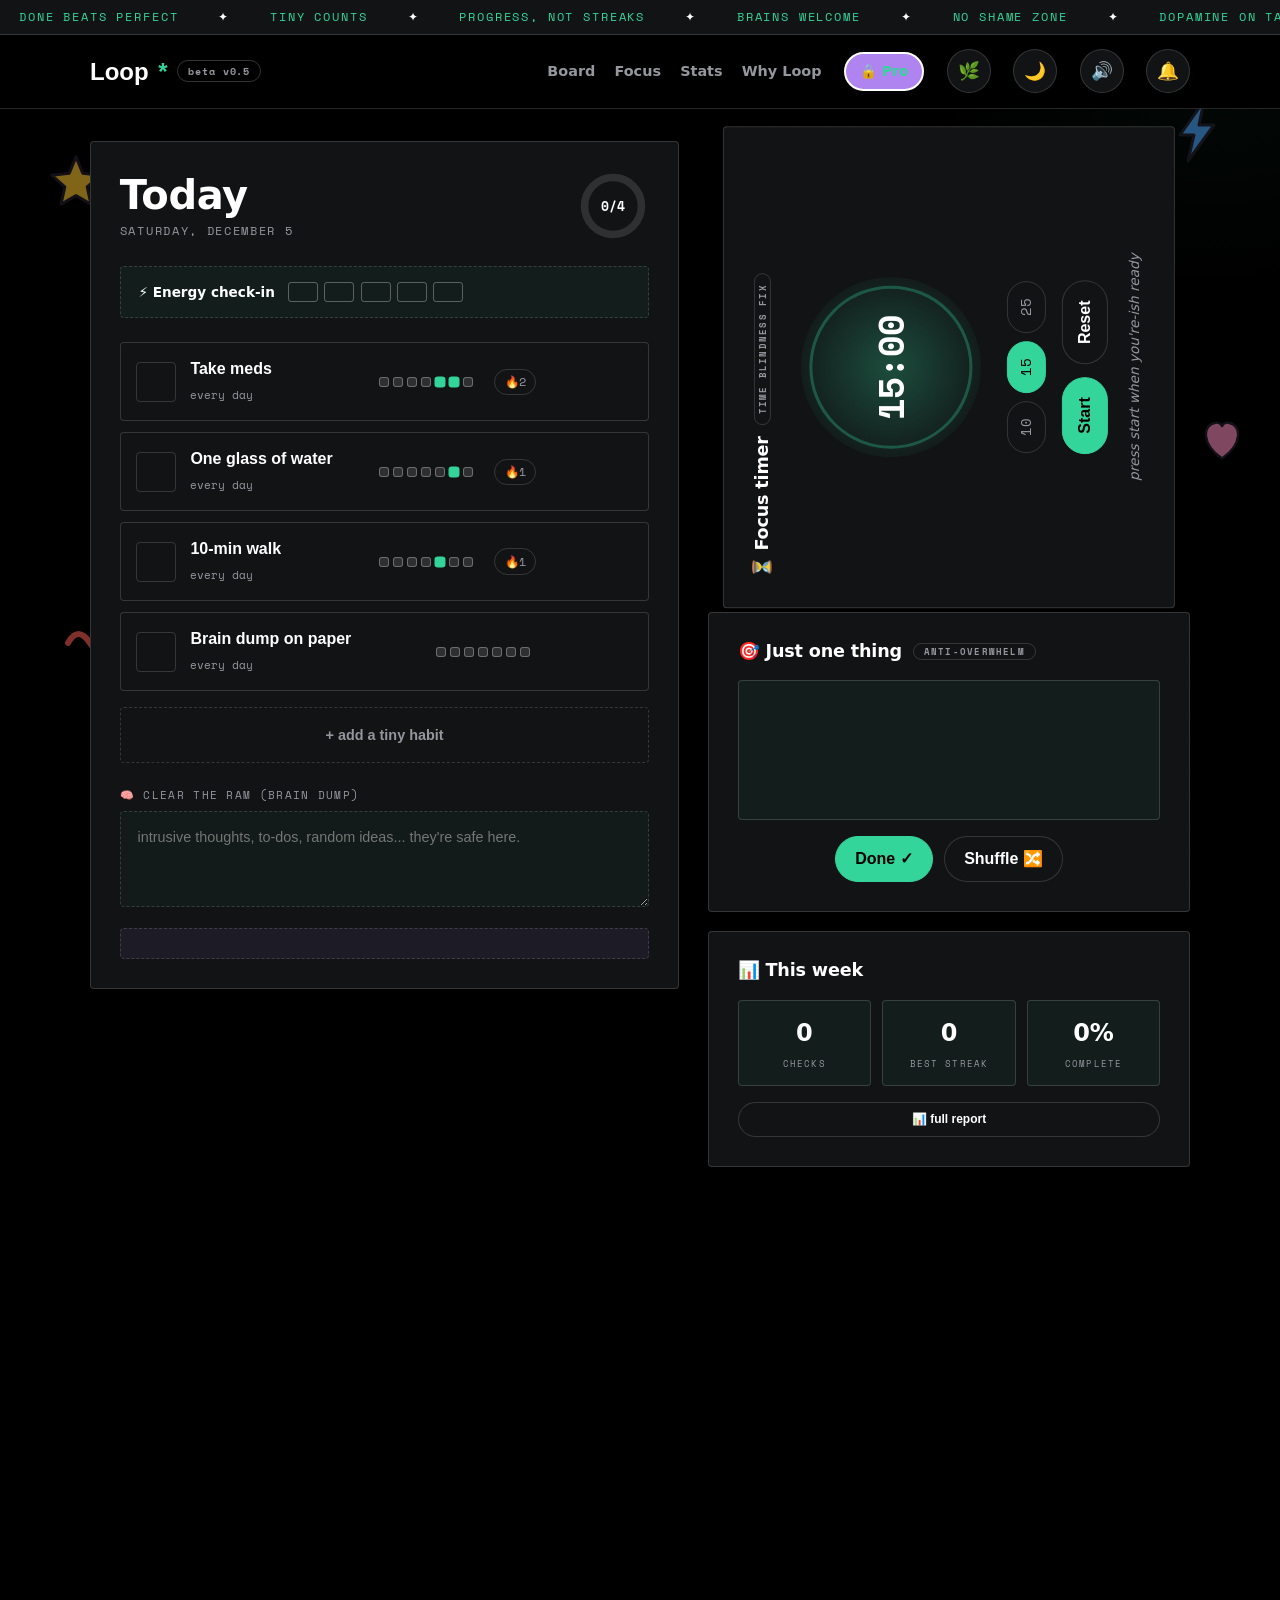
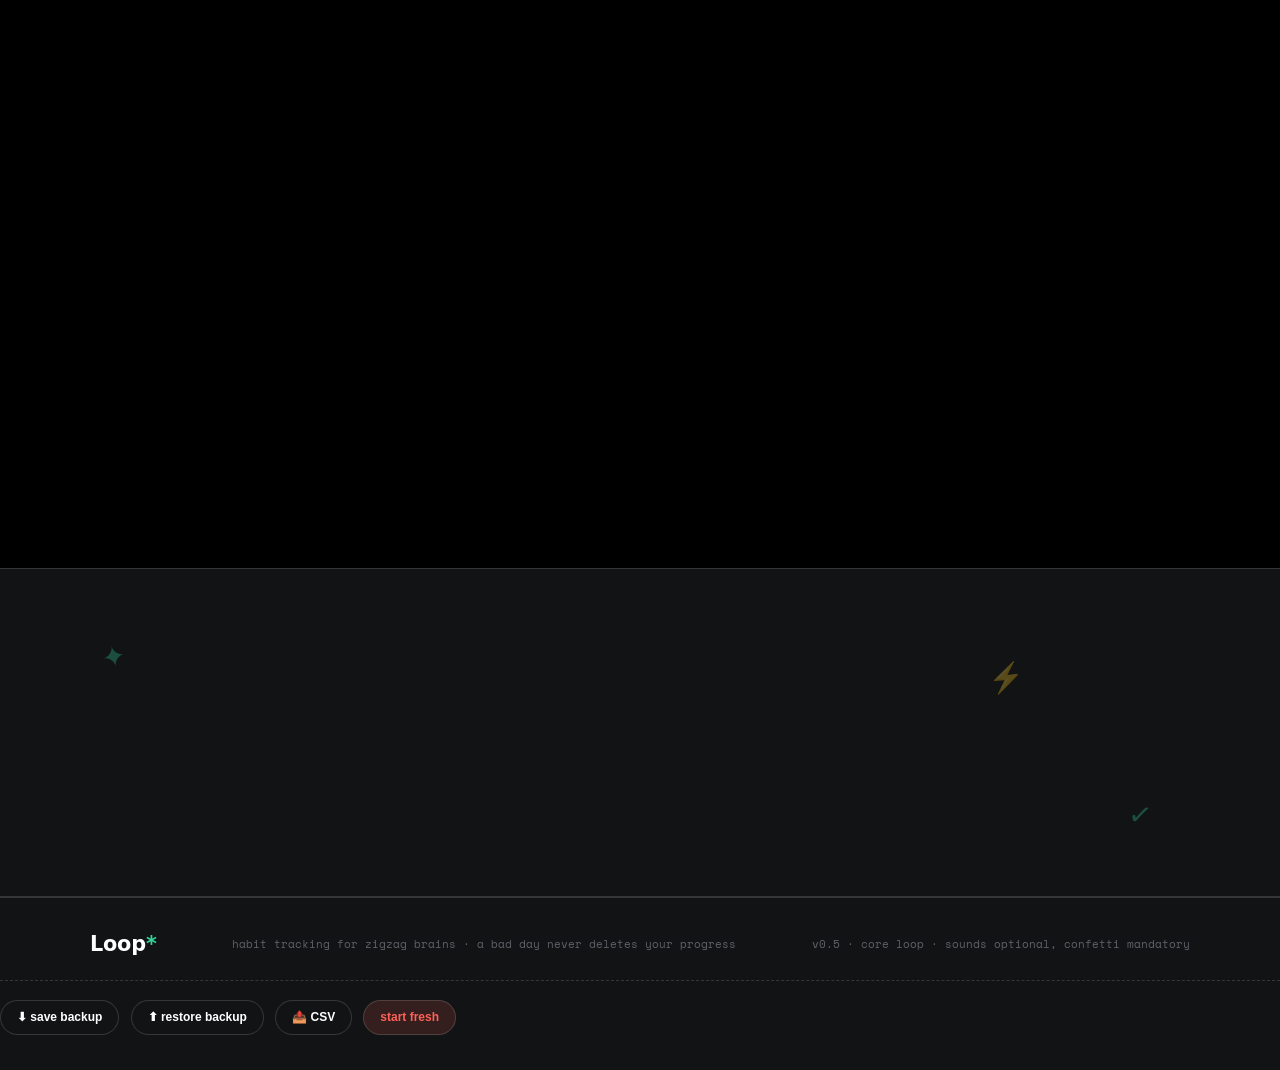
<file: index.html>
<!DOCTYPE html>
<html lang="en">
<head>
  <meta charset="UTF-8">
  <meta name="viewport" content="width=device-width, initial-scale=1.0">
  <meta name="theme-color" content="#FFF9EC">
  <title>Loop* — the ADHD-friendly habit tracker</title>
  <meta name="description" content="Forgiving streaks, visible timers, dopamine on tap. A habit tracker built for brains that zigzag.">
  <link rel="preconnect" href="https://fonts.googleapis.com">
  <link rel="preconnect" href="https://fonts.gstatic.com" crossorigin>
  <link href="https://fonts.googleapis.com/css2?family=Bricolage+Grotesque:opsz,wght@12..96,300..800&family=Atkinson+Hyperlegible:ital,wght@0,400;0,700;1,400&family=Space+Mono:wght@400;700&display=swap" rel="stylesheet">
  <link rel="stylesheet" href="css/base.css">
  <link rel="stylesheet" href="css/app.css">
  <link rel="stylesheet" href="css/site.css">
  <link rel="stylesheet" href="css/theme.css">
  <link rel="stylesheet" href="css/mobile.css">
  <link rel="stylesheet" href="css/pro.css">
  <link rel="stylesheet" href="css/stats.css">
  <link rel="manifest" href="manifest.json">
  <link rel="icon" href="favicon.ico">
  <link rel="icon" type="image/svg+xml" href="icons/icon.svg">
  <script>
    try{ const t = JSON.parse(localStorage.getItem('loop.state.v1')).theme;
      if(t === 'night' || t === 'dusk') document.documentElement.setAttribute('data-theme', t); }catch(e){}
  </script>
</head>
<body>

  <!-- ambient floating stickers -->
  <div class="ambient" aria-hidden="true">
    <svg class="sticker st1" width="62" height="62" viewBox="0 0 64 64"><path d="M32 4l7 17 18 2-13.5 12 4 18L32 44l-15.5 9 4-18L7 23l18-2z" fill="#FFC933" stroke="#272130" stroke-width="3" stroke-linejoin="round"/></svg>
    <svg class="sticker st2" width="48" height="66" viewBox="0 0 48 66"><path d="M30 2 L6 36 h14 l-6 26 26-36 h-15 z" fill="#4FA6FF" stroke="#272130" stroke-width="3" stroke-linejoin="round"/></svg>
    <svg class="sticker st3" width="96" height="34" viewBox="0 0 96 34"><path d="M4 20 q10 -18 22 0 t22 0 t22 0 t22 0" fill="none" stroke="#FF6157" stroke-width="6" stroke-linecap="round"/></svg>
    <svg class="sticker st4" width="56" height="56" viewBox="0 0 64 64"><circle cx="32" cy="32" r="27" fill="#1FBE9C" stroke="#272130" stroke-width="3"/><circle cx="23" cy="27" r="3.5" fill="#272130"/><circle cx="41" cy="27" r="3.5" fill="#272130"/><path d="M21 39 q11 10 22 0" fill="none" stroke="#272130" stroke-width="3.5" stroke-linecap="round"/></svg>
    <svg class="sticker st5" width="52" height="50" viewBox="0 0 64 60"><path d="M32 54 C 6 36 8 12 24 10 c6 -1 8 4 8 4 s2 -5 8 -4 c16 2 18 26 -8 44z" fill="#FF8FC0" stroke="#272130" stroke-width="3" stroke-linejoin="round"/></svg>
    <div class="big-ring r-a"></div>
    <div class="big-ring r-b"></div>
  </div>

  <!-- affirmations ticker -->
  <div class="ticker" aria-hidden="true">
    <div class="ticker-track">
      <div class="half"><i>done beats perfect</i><b>✦</b><i>tiny counts</i><b>✦</b><i>progress, not streaks</i><b>✦</b><i>brains welcome</i><b>✦</b><i>no shame zone</i><b>✦</b><i>dopamine on tap</i><b>✦</b></div>
      <div class="half"><i>done beats perfect</i><b>✦</b><i>tiny counts</i><b>✦</b><i>progress, not streaks</i><b>✦</b><i>brains welcome</i><b>✦</b><i>no shame zone</i><b>✦</b><i>dopamine on tap</i><b>✦</b></div>
    </div>
  </div>

  <header class="topbar">
    <div class="container">
      <a class="logo" href="#app">Loop<span class="spark">*</span> <span class="pill">beta v0.5</span></a>
      <nav class="topnav">
        <a href="#app">Board</a>
        <a href="#focus">Focus</a>
        <a href="stats.html">Stats</a>
        <a href="#why">Why Loop</a>
      </nav>
        <button id="installBtn" class="icon-btn" hidden title="install Loop on this device">📲</button>
        <button id="proBtn" class="pro-btn" data-open-pro title="Loop Pro — $5 once">🔒 Pro</button>
        <button id="calmBtn" class="icon-btn" aria-pressed="false" title="calm mode — hides motion & decorations">🌿</button>
        <button id="themeBtn" class="icon-btn" title="switch day / night">🌙</button>
        <button id="soundBtn" class="icon-btn" aria-pressed="true" title="toggle sounds">🔊</button>
        <button id="reminderBtn" class="icon-btn" aria-pressed="false" title="set reminders">🔔</button>
    </div>
  </header>

  <main>
    <!-- ══════════ THE APP ══════════ -->
    <section class="container bento-grid" id="app">

      <!-- ===== LEFT COLUMN: Habits + Brain Dump ===== -->
      <section class="bento-col habits-col">
        
        <section class="panel today" id="todayPanel">
          <div class="today-head">
            <div>
              <h1>Today</h1>
              <p class="today-date" id="todayDate"></p>
            </div>
            <div class="ring-wrap" title="today's progress">
              <svg class="ring" viewBox="0 0 76 76">
                <circle class="bg" cx="38" cy="38" r="30"/>
                <circle class="fg" id="ringFg" cx="38" cy="38" r="30"/>
              </svg>
              <span class="ring-label" id="ringLabel">0/0</span>
            </div>
          </div>

          <div class="battery">
            <span class="battery-label">⚡ Energy check-in</span>
            <div class="battery-cells" id="batteryCells">
              <button class="bcell" aria-label="energy 1 of 5"></button>
              <button class="bcell" aria-label="energy 2 of 5"></button>
              <button class="bcell" aria-label="energy 3 of 5"></button>
              <button class="bcell" aria-label="energy 4 of 5"></button>
              <button class="bcell" aria-label="energy 5 of 5"></button>
            </div>
            <span class="battery-note" id="batteryNote"></span>
          </div>

          <ul class="habit-list" id="habitList"></ul>
          <button id="addBtn" class="add-row">+ add a tiny habit</button>
          <button id="archiveBtn" class="archive-toggle" hidden>🗄 archive (0)</button>
          <div class="brain-dump">
            <label for="brainDump" class="bd-label">🧠 clear the RAM (brain dump)</label>
            <textarea id="brainDump" rows="3" placeholder="intrusive thoughts, to-dos, random ideas... they're safe here."></textarea>
          </div>
          <div id="archiveTray" class="archive-tray" hidden></div>
          <div id="doneBanner" class="done-banner" hidden></div>
        </section>

      </section>

      <!-- ===== RIGHT COLUMN: Timer Orb + Stats Widgets ===== -->
      <section class="bento-col widgets-col">

        <!-- Timer Orb - Centerpiece -->
        <section class="panel timer-orb" id="focus">
          <h2>⏳ Focus timer <span class="chip">time blindness fix</span></h2>
          <div class="timer-body">
            <div class="timer-orb-wrap">
              <svg class="timer-orb" viewBox="0 0 200 200">
                <defs>
                  <radialGradient id="orbGrad" cx="50%" cy="50%" r="50%">
                    <stop offset="0%" style="stop-color:var(--mint);stop-opacity:0.3"/>
                    <stop offset="100%" style="stop-color:var(--mint);stop-opacity:0.05"/>
                  </radialGradient>
                </defs>
                <circle class="orb-bg" cx="100" cy="100" r="90" fill="url(#orbGrad)"/>
                <circle class="orb-ring" cx="100" cy="100" r="80" stroke="var(--mint)" stroke-width="3" fill="none" opacity="0.3"/>
                <circle class="orb-fg" id="tOrb" cx="100" cy="100" r="70" stroke="var(--mint)" stroke-width="8" fill="none" stroke-linecap="round"/>
              </svg>
              <span class="timer-digits" id="tDigits">15:00</span>
            </div>
            <div class="timer-presets">
              <button class="preset" data-min="10">10</button>
              <button class="preset active" data-min="15">15</button>
              <button class="preset" data-min="25">25</button>
            </div>
            <div class="timer-controls">
              <button class="btn btn-primary" id="tStart">Start</button>
              <button class="btn" id="tReset">Reset</button>
            </div>
            <p class="whisper" id="tWhisper">press start when you're-ish ready</p>
          </div>
        </section>

        <!-- Spotlight Widget -->
        <section class="panel spotlight-widget">
          <h2>🎯 Just one thing <span class="chip">anti-overwhelm</span></h2>
          <div class="spot-card" id="spotCard"></div>
          <div class="spot-actions">
            <button class="btn btn-primary" id="spotDone">Done ✓</button>
            <button class="btn" id="spotShuffle">Shuffle 🔀</button>
          </div>
        </section>

        <!-- Week Stats Widget -->
        <section class="panel week-stats">
          <h2>📊 This week</h2>
          <div class="week-stats-grid">
            <div class="mini-stat">
              <span class="mini-stat-value" id="weekChecks">0</span>
              <span class="mini-stat-label">checks</span>
            </div>
            <div class="mini-stat">
              <span class="mini-stat-value" id="weekStreak">0</span>
              <span class="mini-stat-label">best streak</span>
            </div>
            <div class="mini-stat">
              <span class="mini-stat-value" id="weekPct">0%</span>
              <span class="mini-stat-label">complete</span>
            </div>
          </div>
          <a class="btn mini report-btn" href="stats.html">📊 full report</a>
        </section>

      </section>
    </section>

    <!-- ══════════ WHY LOOP ══════════ -->
    <section id="why" class="rules">
      <div class="container">
        <span class="kicker reveal">the loop method</span>
        <h2 class="section-title reveal">House rules for brains that
          <span class="u">zigzag<svg viewBox="0 0 120 10" preserveAspectRatio="none" aria-hidden="true"><path d="M2 7 q10 -8 20 0 t20 0 t20 0 t20 0 t20 0" fill="none" stroke="#FF6157" stroke-width="4" stroke-linecap="round"/></svg></span>
        </h2>

        <div class="rule reveal" style="--acc:var(--coral)">
          <span class="rule-num">01</span>
          <div><h3>Streaks that forgive</h3><p>Missed a day? One built-in grace day keeps your flame alive. Momentum over perfection, always — shame is not a retention strategy.</p></div>
          <span class="rule-tag">#no-shame</span>
        </div>
        <div class="rule reveal" style="--acc:var(--sun)">
          <span class="rule-num">02</span>
          <div><h3>Make it stupidly small</h3><p>"Open the notebook" counts. Habits here are sized for low-spoon days, because the bar you clear is the bar that works.</p></div>
          <span class="rule-tag">#tiny-wins</span>
        </div>
        <div class="rule reveal" style="--acc:var(--mint)">
          <span class="rule-num">03</span>
          <div><h3>Dopamine on tap</h3><p>Confetti, chimes, streak flames, satisfying pops. Instant feedback isn't decoration — for an ADHD brain it's the medicine.</p></div>
          <span class="rule-tag">#rewards</span>
        </div>
        <div class="rule reveal" style="--acc:var(--sky)">
          <span class="rule-num">04</span>
          <div><h3>Time you can actually see</h3><p>Ring timers turn invisible minutes into a shape your brain can hold. Short sprints beat vague "I'll do it later" every time.</p></div>
          <span class="rule-tag">#time-blindness</span>
        </div>
        <div class="rule reveal" style="--acc:var(--grape)">
          <span class="rule-num">05</span>
          <div><h3>Your data never leaves</h3><p>Everything lives in your browser via localStorage. No account, no cloud, no guilt-trip push notifications at 9pm.</p></div>
          <span class="rule-tag">#local-first</span>
        </div>
      </div>
    </section>

    <!-- ══════════ CTA ══════════ -->
    <section class="cta">
      <span class="deco d1" aria-hidden="true">✦</span>
      <span class="deco d2" aria-hidden="true">✓</span>
      <span class="deco d3" aria-hidden="true">⚡</span>
      <div class="container">
        <h2 class="reveal">Enough reading.<br>Go check one box.</h2>
        <button class="btn reveal" id="ctaBtn">↑ open my board</button>
      </div>
    </section>
  </main>

  <footer>
    <div class="container">
      <div class="foot-logo display">Loop<span class="spark">*</span></div>
      <p class="fine">habit tracking for zigzag brains · a bad day never deletes your progress</p>
      <p class="fine">v0.5 · core loop · sounds optional, confetti mandatory</p>
    </div>
    <div class="data-bar">
      <button class="btn mini" id="exportBtn">⬇ save backup</button>
      <button class="btn mini" id="importBtn">⬆ restore backup</button>
      <button class="btn mini" id="csvBtn">📤 CSV</button>
      <input type="file" id="importFile" accept=".json,application/json" hidden>
      <button class="btn mini danger" id="wipeBtn">start fresh</button>
    </div>
  </footer>

  <!-- habit composer -->
  <dialog id="composer">
    <form id="habitForm">
      <h3>New tiny habit ✨</h3>
      <p class="hint">Make it stupidly small. "Open the notebook" counts.</p>

      <label class="field-label" for="hName">name it</label>
      <input id="hName" maxlength="40" placeholder="e.g. one glass of water" autocomplete="off">

      <span class="field-label">pick an emoji</span>
      <div class="pick-row" id="emojiRow"></div>

      <span class="field-label">pick a color</span>
      <div class="pick-row" id="colorRow"></div>

      <label class="field-label" for="hFreq">how often</label>
      <select id="hFreq">
        <option value="daily">Every day</option>
        <option value="weekdays">Weekdays only</option>
        <option value="3x">3× a week (flexible)</option>
      </select>

      <label class="field-label" for="hNote">why it matters (optional)</label>
      <textarea id="hNote" rows="2" maxlength="120" placeholder="future me will feel calmer"></textarea>
      <menu>
        <button type="button" class="btn" id="cancelBtn">cancel</button>
        <button type="submit" class="btn btn-primary">add it ✓</button>
      </menu>
    </form>
  </dialog>

  <div id="confettiLayer" aria-hidden="true"></div>

  <!-- Pro Modal -->
  <dialog id="proModal">
    <h3>Loop Pro <span class="pro-price">$5 once</span></h3>
    <p class="hint">pay once, forever yours — and it keeps the free version free.</p>
    <ul class="pro-list">
      <li>🏆 milestone badges — every streak you've ever survived</li>
      <li>📅 month view — 30 days of your zigzag at a glance</li>
      <li>🌆 dusk theme — a third way to see Loop</li>
      <li>📤 CSV export — your data, spreadsheet-ready</li>
      <li>💛 funds more ADHD-first features</li>
    </ul>
    <a class="btn btn-primary" id="buyLink" href="#" target="_blank" rel="noopener">get my key →</a>
    <label class="field-label" for="proKey">already have a key?</label>
    <div class="pro-key-row">
      <input id="proKey" placeholder="paste the key from your receipt" autocomplete="off">
      <button class="btn btn-primary" id="activateBtn">unlock</button>
    </div>
    <p class="pro-note" id="proNote"></p>
    <span class="field-label">themes</span>
    <div class="pick-row">
      <button class="theme-dot" data-theme="day" style="background:#FFF9EC" title="day"></button>
      <button class="theme-dot" data-theme="night" style="background:#17141F" title="night"></button>
      <button class="theme-dot pro-only" data-theme="dusk" style="background:#232946" title="dusk (Pro)"></button>
    </div>
    <menu><button type="button" class="btn" id="proClose">close</button></menu>
  </dialog>

  <!-- Reminder Modal -->
  <dialog id="reminderModal">
    <h3>🔔 Reminders</h3>
    <p class="hint">Get notified to check your habits at specific times.</p>
    
    <div class="reminder-toggle-row">
      <label class="toggle-label">
        <input type="checkbox" id="reminderEnabled">
        <span class="toggle-text">Enable reminders</span>
      </label>
    </div>
    
    <div class="reminder-times-section">
      <label class="field-label" for="reminderTimes">Reminder times</label>
      <p class="hint">Add times when you want to be reminded (24-hour format)</p>
      <div class="time-input-row">
        <input type="time" id="newTimeInput" step="300">
        <button class="btn btn-primary" id="addTimeBtn">+ Add</button>
      </div>
      <div class="time-list" id="timeList"></div>
    </div>
    
    <div class="reminder-test-row">
      <button class="btn" id="testNotifBtn">🧪 Test notification</button>
    </div>
    
    <menu><button type="button" class="btn" id="reminderClose">close</button></menu>
  </dialog>

  <!-- order matters: fx.js before extras.js and app.js -->
  <script src="js/storage.js"></script>
  <script src="js/habits.js"></script>
  <script src="js/fx.js"></script>
  <script src="js/timer.js"></script>
  <script src="js/extras.js"></script>
  <script src="js/app.js"></script>
  <script src="js/settings.js"></script>   <!-- after app.js — order matters -->
  <script src="js/pro.js"></script>   <!-- after settings.js -->
  <script src="js/reminders.js"></script>   <!-- reminders system -->
  <script src="js/reminder-ui.js"></script>   <!-- reminder modal UI -->
  <script src="js/pwa.js"></script>
</body>
</html>
</file>
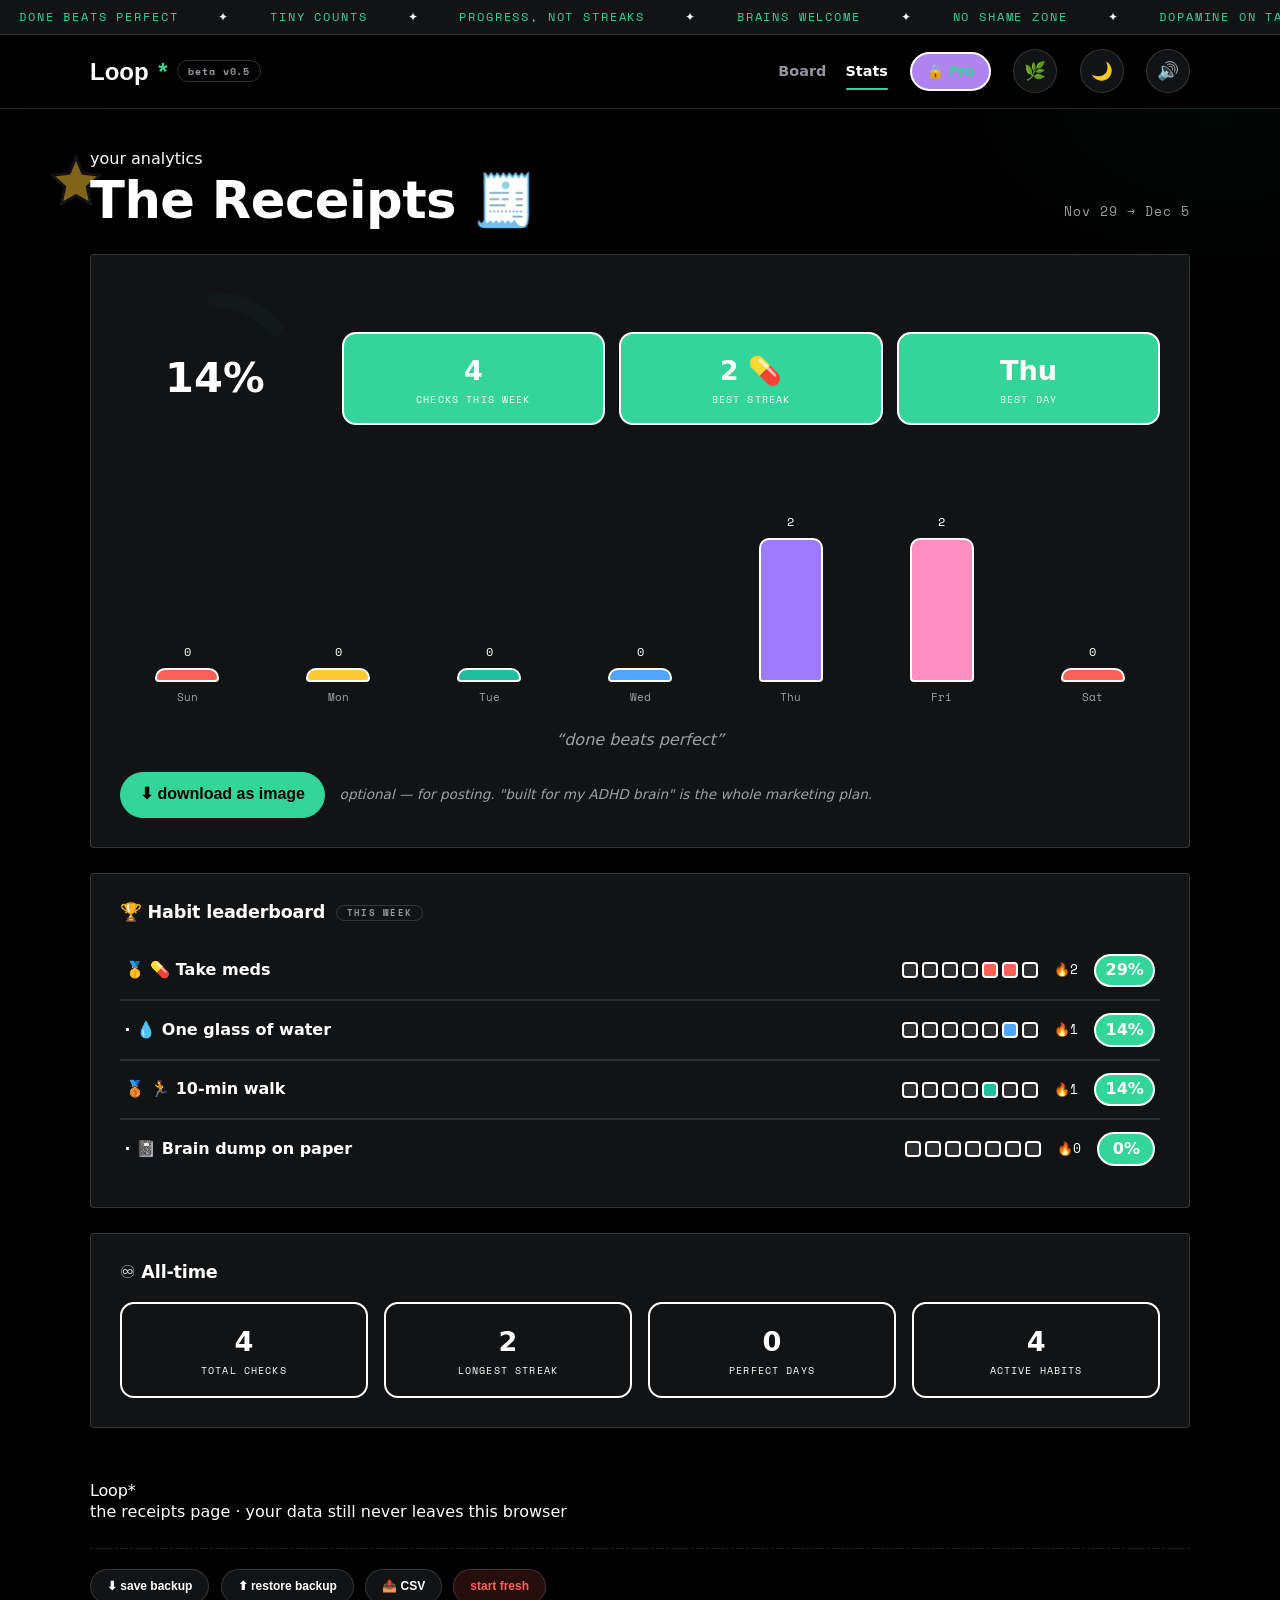
<file: stats.html>
<!DOCTYPE html>
<html lang="en">
<head>
  <meta charset="UTF-8">
  <meta name="viewport" content="width=device-width, initial-scale=1.0">
  <title>Loop* — the receipts</title>
  <script>
    try{ const t = JSON.parse(localStorage.getItem('loop.state.v1')).theme;
      if(t === 'night' || t === 'dusk') document.documentElement.setAttribute('data-theme', t); }catch(e){}
  </script>
  <link rel="preconnect" href="https://fonts.googleapis.com">
  <link rel="preconnect" href="https://fonts.gstatic.com" crossorigin>
  <link href="https://fonts.googleapis.com/css2?family=Bricolage+Grotesque:opsz,wght@12..96,300..800&family=Atkinson+Hyperlegible:ital,wght@0,400;0,700;1,400&family=Space+Mono:wght@400;700&display=swap" rel="stylesheet">
  <link rel="stylesheet" href="css/base.css">
  <link rel="stylesheet" href="css/app.css">
  <link rel="stylesheet" href="css/theme.css">
  <link rel="stylesheet" href="css/mobile.css">
  <link rel="stylesheet" href="css/pro.css">
  <link rel="stylesheet" href="css/stats.css">
  <link rel="icon" href="../favicon.ico">
  <link rel="icon" type="image/svg+xml" href="../icons/icon.svg">
</head>
<body>

  <div class="ambient" aria-hidden="true">
    <svg class="sticker st1" width="62" height="62" viewBox="0 0 64 64"><path d="M32 4l7 17 18 2-13.5 12 4 18L32 44l-15.5 9 4-18L7 23l18-2z" fill="#FFC933" stroke="#272130" stroke-width="3" stroke-linejoin="round"/></svg>
    <svg class="sticker st4" width="56" height="56" viewBox="0 0 64 64"><circle cx="32" cy="32" r="27" fill="#1FBE9C" stroke="#272130" stroke-width="3"/><circle cx="23" cy="27" r="3.5" fill="#272130"/><circle cx="41" cy="27" r="3.5" fill="#272130"/><path d="M21 39 q11 10 22 0" fill="none" stroke="#272130" stroke-width="3.5" stroke-linecap="round"/></svg>
  </div>

  <div class="ticker" aria-hidden="true">
    <div class="ticker-track">
      <div class="half"><i>done beats perfect</i><b>✦</b><i>tiny counts</i><b>✦</b><i>progress, not streaks</i><b>✦</b><i>brains welcome</i><b>✦</b><i>no shame zone</i><b>✦</b><i>dopamine on tap</i><b>✦</b></div>
      <div class="half"><i>done beats perfect</i><b>✦</b><i>tiny counts</i><b>✦</b><i>progress, not streaks</i><b>✦</b><i>brains welcome</i><b>✦</b><i>no shame zone</i><b>✦</b><i>dopamine on tap</i><b>✦</b></div>
    </div>
  </div>

  <header class="topbar">
    <div class="container">
      <a class="logo" href="index.html">Loop<span class="spark">*</span> <span class="pill">beta v0.5</span></a>
      <nav class="topnav">
        <a href="index.html">Board</a>
        <a href="stats.html" class="active">Stats</a>
      </nav>
      <button id="proBtn" class="pro-btn" data-open-pro title="Loop Pro — $5 once">🔒 Pro</button>
      <button id="calmBtn" class="icon-btn" aria-pressed="false" title="calm mode">🌿</button>
      <button id="themeBtn" class="icon-btn" title="switch day / night">🌙</button>
      <button id="soundBtn" class="icon-btn" aria-pressed="true" title="toggle sounds">🔊</button>
    </div>
  </header>

  <main class="container stats-main">

    <header class="stats-head">
      <div>
        <span class="kicker">your analytics</span>
        <h1>The Receipts 🧾</h1>
      </div>
      <span class="range" id="range"></span>
    </header>

    <section class="panel">
      <div class="report-grid">
        <div class="big-ring-wrap" title="week completion">
          <svg class="big-ring" viewBox="0 0 200 200">
            <circle class="bg" cx="100" cy="100" r="84"/>
            <circle class="fg" id="bigRing" cx="100" cy="100" r="84"/>
          </svg>
          <div class="big-label"><span id="bigPct">0%</span></div>
        </div>
        <div class="stat-boxes">
          <div class="stat-box"><div class="stat-value" id="vChecks">0</div><div class="stat-label">checks this week</div></div>
          <div class="stat-box"><div class="stat-value" id="vStreak">0</div><div class="stat-label">best streak</div></div>
          <div class="stat-box"><div class="stat-value" id="vDay">—</div><div class="stat-label">best day</div></div>
        </div>
      </div>

      <div class="bars" id="bars"></div>
      <p class="quote-line" id="quoteLine"></p>

      <div class="report-actions">
        <button class="btn btn-primary" id="dlBtn">⬇ download as image</button>
        <span class="share-hint">optional — for posting. "built for my ADHD brain" is the whole marketing plan.</span>
      </div>
    </section>

    <section class="panel">
      <h2>🏆 Habit leaderboard <span class="chip">this week</span></h2>
      <div id="lb"></div>
    </section>

    <section class="panel">
      <h2>♾️ All-time</h2>
      <div class="tiles">
        <div class="tile"><div class="stat-value" id="tChecks">0</div><div class="stat-label">total checks</div></div>
        <div class="tile"><div class="stat-value" id="tStreak">0</div><div class="stat-label">longest streak</div></div>
        <div class="tile"><div class="stat-value" id="tPerfect">0</div><div class="stat-label">perfect days</div></div>
        <div class="tile"><div class="stat-value" id="tHabits">0</div><div class="stat-label">active habits</div></div>
      </div>
    </section>

  </main>

  <footer>
    <div class="container">
      <div class="foot-logo display">Loop<span class="spark">*</span></div>
      <p class="fine">the receipts page · your data still never leaves this browser</p>
      <div class="data-bar">
        <button class="btn mini" id="exportBtn">⬇ save backup</button>
        <button class="btn mini" id="importBtn">⬆ restore backup</button>
        <input type="file" id="importFile" accept=".json,application/json" hidden>
        <button class="btn mini" id="csvBtn">📤 CSV</button>
        <button class="btn mini danger" id="wipeBtn">start fresh</button>
      </div>
    </div>
  </footer>

  <dialog id="proModal">
    <h3>Loop Pro <span class="pro-price">$5 once</span></h3>
    <p class="hint">pay once, forever yours — and it keeps the free version free.</p>
    <ul class="pro-list">
      <li>🏆 milestone badges — every streak you've ever survived</li>
      <li>📅 month view — 30 days of your zigzag at a glance</li>
      <li>🌆 dusk theme — a third way to see Loop</li>
      <li>📤 CSV export — your data, spreadsheet-ready</li>
      <li>💛 funds more ADHD-first features</li>
    </ul>
    <a class="btn btn-primary" id="buyLink" href="#" target="_blank" rel="noopener">get my key →</a>
    <label class="field-label" for="proKey">already have a key?</label>
    <div class="pro-key-row">
      <input id="proKey" placeholder="paste the key from your receipt" autocomplete="off">
      <button class="btn btn-primary" id="activateBtn">unlock</button>
    </div>
    <p class="pro-note" id="proNote"></p>
    <span class="field-label">themes</span>
    <div class="pick-row">
      <button class="theme-dot" data-theme="day" style="background:#FFF9EC" title="day"></button>
      <button class="theme-dot" data-theme="night" style="background:#17141F" title="night"></button>
      <button class="theme-dot pro-only" data-theme="dusk" style="background:#232946" title="dusk (Pro)"></button>
    </div>
    <menu><button type="button" class="btn" id="proClose">close</button></menu>
  </dialog>
  
  <script src="js/storage.js"></script>
  <script src="js/habits.js"></script>
  <script src="js/fx.js"></script>
  <script src="js/report.js"></script>
  <script src="js/stats.js"></script>
  <script src="js/settings.js"></script>
  <script src="js/pro.js"></script>
  <script src="js/pwa.js"></script>
</body>
</html>
</file>
<file: css/base.css>
/* ═══════════ css/base.css — NEON DESIGN SYSTEM BASE ═══════════ 
   Dark, calm, premium, developer-first foundation */

:root {
  /* Core colors from theme.css */
  --void: #000000;
  --near-void: #111315;
  --mint: #34D59A;
  --pale-mint: #E4F1EB;
  --white: #FFFFFF;
  --gray: #94979E;
  --gray-dim: rgba(148, 151, 158, 0.4);
  
  /* Legacy compatibility */
  --paper: var(--void);
  --card: var(--near-void);
  --ink: var(--white);
  --ink-60: rgba(255, 255, 255, 0.6);
  --ink-12: rgba(255, 255, 255, 0.12);
  --sun: var(--mint);
  --coral: var(--mint);
  --tint: var(--mint);
  --sky: var(--mint);
  --grape: #B084F0;
  --pink: #FF8FC0;
  
  /* Borders and shadows */
  --line: 1px solid rgba(255, 255, 255, 0.15);
  --shadow: none;
  --shadow-sm: none;
  
  /* Border radius */
  --r: 4px;
  --r-sm: 4px;
  
  /* Typography - Inter for UI, Geist Mono for numbers */
  --display: 'Inter', system-ui, -apple-system, sans-serif;
  --body: 'Inter', system-ui, -apple-system, sans-serif;
  --mono: 'Geist Mono', 'Space Mono', monospace;
}

*, *::before, *::after { box-sizing: border-box; margin: 0; padding: 0 }
html { scroll-behavior: smooth }

body {
  font-family: var(--body);
  background: var(--void);
  color: var(--white);
  line-height: 1.55;
  overflow-x: hidden;
  min-height: 100vh;
  -webkit-font-smoothing: antialiased;
  -moz-osx-font-smoothing: grayscale;
}

/* Subtle dot grid background */
body::before {
  content: "";
  position: fixed;
  inset: 0;
  z-index: 0;
  pointer-events: none;
  background-image: radial-gradient(rgba(255, 255, 255, 0.08) 1px, transparent 1px);
  background-size: 28px 28px;
  opacity: 0.03;
}

/* Minimal ambient glow */
body::after {
  content: "";
  position: fixed;
  inset: 0;
  z-index: 0;
  pointer-events: none;
  background:
    radial-gradient(500px 300px at 5% -10%, rgba(52, 213, 154, 0.06), transparent 70%),
    radial-gradient(400px 280px at 95% 10%, rgba(52, 213, 154, 0.04), transparent 70%);
}

img, svg { display: block; max-width: 100% }
button, input, select { font: inherit; color: inherit }
button { cursor: pointer; background: none; border: none }
a { color: inherit; text-decoration: none }
::selection { background: var(--mint); color: var(--void) }
:focus-visible { outline: 2px solid var(--mint); outline-offset: 3px; border-radius: 3px }

.container {
  width: min(1100px, 92vw);
  margin-inline: auto;
  position: relative;
  z-index: 2;
}

h1, h2, h3, .display {
  font-family: var(--display);
  line-height: 1.1;
  letter-spacing: -0.01em;
}

/* Floating ambient elements - minimal */
.ambient {
  position: fixed;
  inset: 0;
  z-index: 1;
  pointer-events: none;
  overflow: hidden;
}

.sticker {
  position: absolute;
  opacity: 0.4;
  animation: float 8s ease-in-out infinite alternate;
}

.st1 { top: 17%; left: 3.5% }
.st2 { top: 11%; right: 4.5%; animation-delay: -2s }
.st3 { bottom: 27%; left: 5%; animation-delay: -4s }
.st4 { bottom: 10%; right: 7%; animation-delay: -1s }
.st5 { top: 46%; right: 2.5%; animation-delay: -3s }

.big-ring {
  position: absolute;
  border: 1px solid rgba(255, 255, 255, 0.06);
  border-radius: 50%;
  opacity: 0.03;
}

.r-a { width: 520px; height: 520px; top: -180px; right: -160px }
.r-b { width: 380px; height: 380px; bottom: -160px; left: -140px }

@keyframes float {
  from { transform: translateY(-8px) rotate(-4deg) }
  to { transform: translateY(10px) rotate(5deg) }
}

.pill {
  font-family: var(--mono);
  font-size: 0.6rem;
  letter-spacing: 0.1em;
  border: 1px solid rgba(255, 255, 255, 0.2);
  border-radius: 999px;
  padding: 0.15rem 0.6rem;
  background: transparent;
  color: var(--gray);
  vertical-align: middle;
}

@media (prefers-reduced-motion: reduce) {
  * { animation: none !important; transition: none !important }
  html { scroll-behavior: auto }
}
</file>
<file: css/app.css>
/* ═══════════ css/app.css — NEON DESIGN SYSTEM ═══════════ 
   Dark, premium, developer-first interface */

/* --- 01 · Ticker --- */
.ticker {
  background: var(--near-void);
  color: var(--mint);
  overflow: hidden;
  border-bottom: var(--line);
  position: relative;
  z-index: 3;
}

.ticker-track {
  display: flex;
  width: max-content;
  animation: tick 60s linear infinite;
}

.half {
  display: flex;
  gap: 2.5rem;
  padding: 0.5rem 1.2rem;
  font-family: var(--mono);
  font-size: 0.72rem;
  letter-spacing: 0.16em;
  text-transform: uppercase;
  white-space: nowrap;
}

.half i { font-style: normal; }
.half b { color: var(--white); font-weight: 400; }

@keyframes tick {
  to { transform: translateX(-50%); }
}

/* --- 02 · Topbar --- */
.topbar {
  position: sticky;
  top: 0;
  z-index: 50;
  background: var(--void);
  border-bottom: var(--line);
}

.topbar .container {
  display: flex;
  align-items: center;
  gap: 1.4rem;
  padding: 0.9rem 0;
  flex-wrap: wrap;
}

.logo {
  font-family: var(--sans);
  font-weight: 800;
  font-size: 1.5rem;
  display: flex;
  align-items: center;
  gap: 0.6rem;
  color: var(--white);
}

.logo .spark {
  color: var(--mint);
  display: inline-block;
  animation: wiggle 3s ease-in-out infinite;
}

@keyframes wiggle {
  0%, 100% { transform: rotate(-8deg); }
  50% { transform: rotate(10deg) scale(1.15); }
}

.topnav {
  display: flex;
  gap: 1.2rem;
  margin-left: auto;
  font-weight: 600;
  font-size: 0.9rem;
}

.topnav a {
  position: relative;
  padding: 0.25rem 0;
  color: var(--gray);
  transition: color 0.2s;
}

.topnav a:hover,
.topnav a.active {
  color: var(--white);
}

.topnav a::after {
  content: "";
  position: absolute;
  left: 0;
  bottom: -4px;
  height: 2px;
  width: 0;
  background: var(--mint);
  border-radius: 2px;
  transition: width 0.25s;
}

.topnav a:hover::after,
.topnav a.active::after {
  width: 100%;
}

.icon-btn {
  width: 44px;
  height: 44px;
  flex: none;
  border: var(--line);
  border-radius: var(--r-pill);
  background: var(--near-void);
  box-shadow: none;
  font-size: 1.1rem;
  transition: transform 0.15s, background 0.15s, border-color 0.15s;
  color: var(--white);
}

.icon-btn:hover {
  transform: translateY(-2px);
  background: rgba(52, 213, 154, 0.1);
  border-color: var(--mint);
}

.icon-btn:active {
  transform: translateY(0);
  background: rgba(52, 213, 154, 0.15);
}

.pro-btn {
  width: auto;
  padding: 0 1.1rem;
  font-family: var(--mono);
  font-size: 0.75rem;
  font-weight: 600;
  border: var(--line);
  border-radius: var(--r-pill);
  background: rgba(52, 213, 154, 0.08);
  color: var(--mint);
  transition: all 0.15s;
}

.pro-btn:hover {
  background: rgba(52, 213, 154, 0.15);
  border-color: var(--mint);
}

/* --- 03 · Layout - Bento Grid (mobile-first) --- */
.bento-grid {
  display: grid;
  grid-template-columns: 1fr;
  gap: 1.2rem;
  padding: 1.5rem 0 2.5rem;
  align-items: start;
}

@media (min-width: 768px) {
  .bento-grid {
    grid-template-columns: 1.1fr 0.9fr;
    gap: 1.8rem;
    padding: 2rem 0 3rem;
  }
}

.bento-col {
  display: grid;
  gap: 1.2rem;
  align-content: start;
}

.habits-col {
  /* Habits column takes full width on mobile */
}

.widgets-col {
  /* Widgets stack on mobile */
}

.panel {
  background: var(--near-void);
  border: var(--line);
  border-radius: var(--r-card);
  box-shadow: none;
  padding: 1.4rem;
  position: relative;
}

@media (min-width: 768px) {
  .panel {
    padding: 1.8rem;
  }
}

.panel h2 {
  font-size: 1.1rem;
  margin-bottom: 1.2rem;
  display: flex;
  align-items: center;
  gap: 0.7rem;
  flex-wrap: wrap;
  font-weight: 600;
}

.chip {
  font-family: var(--mono);
  font-size: 0.55rem;
  letter-spacing: 0.14em;
  text-transform: uppercase;
  border: var(--line);
  border-radius: var(--r-pill);
  padding: 0.15rem 0.6rem;
  background: transparent;
  color: var(--gray);
}

/* --- 04 · Today Header + Progress Ring --- */
.today-head {
  display: flex;
  align-items: center;
  gap: 1.2rem;
  margin-bottom: 1.5rem;
  flex-wrap: wrap;
}

.today-head h1 {
  font-size: clamp(2rem, 4vw, 2.5rem);
  font-weight: 800;
  color: var(--white);
  margin: 0;
}

.today-date {
  font-family: var(--mono);
  font-size: 0.75rem;
  color: var(--gray);
  text-transform: uppercase;
  letter-spacing: 0.14em;
  margin: 0.3rem 0 0 0;
}

.ring-wrap {
  margin-left: auto;
  position: relative;
  width: 72px;
  height: 72px;
}

.ring {
  transform: rotate(-90deg);
}

.ring circle {
  fill: none;
  stroke-width: 8;
  stroke-linecap: round;
}

.ring .bg {
  stroke: var(--ink-12);
}

.ring .fg {
  stroke: var(--mint);
  stroke-dasharray: 188.5;
  stroke-dashoffset: 188.5;
  transition: stroke-dashoffset 0.6s cubic-bezier(0.6, 0, 0.2, 1.4);
}

.ring-label {
  position: absolute;
  inset: 0;
  display: grid;
  place-items: center;
  font-family: var(--mono);
  font-weight: 700;
  font-size: 0.8rem;
  color: var(--white);
}

/* --- 05 · Energy Check-in --- */
.battery {
  display: flex;
  align-items: center;
  gap: 0.8rem;
  flex-wrap: wrap;
  margin-bottom: 1.5rem;
  padding: 0.9rem 1.1rem;
  border: var(--line-dashed);
  border-radius: var(--r-sm);
  background: rgba(52, 213, 154, 0.06);
}

.battery-label {
  font-weight: 600;
  font-size: 0.85rem;
  color: var(--white);
}

.battery-cells {
  display: flex;
  gap: 0.4rem;
}

.bcell {
  width: 28px;
  height: 18px;
  flex: none;
  border: 1px solid rgba(255, 255, 255, 0.3);
  border-radius: 3px;
  background: transparent;
  transition: transform 0.12s, background 0.2s, border-color 0.2s;
}

.bcell:hover {
  transform: translateY(-2px);
  border-color: var(--mint);
}

.bcell.on {
  background: var(--mint);
  border-color: var(--mint);
}

.battery-note {
  font-size: 0.8rem;
  color: var(--gray);
  font-style: italic;
}

/* --- 06 · Habit Rows --- */
.habit-list {
  list-style: none;
  display: grid;
  gap: 0.7rem;
}

.habit {
  display: flex;
  align-items: center;
  gap: 0.9rem;
  background: var(--near-void);
  border: var(--line);
  border-radius: var(--r-sm);
  padding: 0.85rem 0.95rem;
  box-shadow: none;
  position: relative;
  transition: transform 0.16s, border-color 0.16s, background 0.3s;
}

.habit:hover {
  transform: translateX(3px);
  border-color: rgba(255, 255, 255, 0.25);
}

.habit.is-done {
  background: rgba(52, 213, 154, 0.08);
  border-color: rgba(52, 213, 154, 0.3);
}

.habit.is-done .habit-name {
  text-decoration: line-through;
  text-decoration-thickness: 2px;
  opacity: 0.6;
}

.check {
  width: 40px;
  height: 40px;
  flex: none;
  border: var(--line);
  border-radius: var(--r-sm);
  background: transparent;
  display: grid;
  place-items: center;
  font-size: 1.1rem;
  transition: background 0.2s, border-color 0.2s, transform 0.15s;
  color: var(--gray);
}

.habit:hover .check {
  border-color: var(--mint);
}

.habit.is-done .check {
  background: var(--mint);
  border-color: var(--mint);
  color: var(--void);
  animation: pop 0.45s cubic-bezier(0.5, 1.8, 0.4, 1);
}

.habit-meta {
  min-width: 0;
  flex: 1;
}

.habit-name {
  font-family: var(--sans);
  font-weight: 600;
  font-size: 1rem;
  display: block;
  color: var(--white);
}

.habit-sub {
  font-size: 0.7rem;
  color: var(--gray);
  font-family: var(--mono);
  margin-top: 0.15rem;
}

.flame {
  font-family: var(--mono);
  font-size: 0.72rem;
  border: var(--line);
  border-radius: var(--r-pill);
  padding: 0.2rem 0.6rem;
  background: transparent;
  flex: none;
  color: var(--gray);
}

.flame.hot {
  background: rgba(52, 213, 154, 0.12);
  border-color: var(--mint);
  color: var(--mint);
  animation: flicker 1.6s ease-in-out infinite;
}

@keyframes flicker {
  0%, 100% { transform: rotate(-2deg); }
  50% { transform: rotate(2deg) scale(1.06); }
}

@keyframes pop {
  0% { transform: scale(0.4) rotate(-14deg); }
  60% { transform: scale(1.2) rotate(8deg); }
  100% { transform: scale(1); }
}

.del {
  width: 32px;
  height: 32px;
  flex: none;
  border: var(--line);
  border-radius: var(--r-sm);
  background: transparent;
  font-size: 0.75rem;
  opacity: 0;
  transition: opacity 0.15s, background 0.15s, color 0.15s;
  color: var(--gray);
}

.habit:hover .del,
.habit:focus-within .del {
  opacity: 1;
}

.del:hover {
  background: rgba(255, 97, 87, 0.15);
  color: #FF6157;
  border-color: #FF6157;
}

@media (hover: none) {
  .del, .edit { opacity: 1; }
}

.add-row {
  width: 100%;
  margin-top: 1rem;
  padding: 1rem;
  border: var(--line-dashed);
  border-radius: var(--r-sm);
  font-family: var(--sans);
  font-weight: 600;
  font-size: 0.9rem;
  background: transparent;
  color: var(--gray);
  transition: background 0.2s, transform 0.15s, border-color 0.2s;
}

.add-row:hover {
  background: rgba(52, 213, 154, 0.08);
  border-color: var(--mint);
  color: var(--white);
  transform: translateY(-2px);
}

.done-banner {
  margin-top: 1.3rem;
  background: var(--mint);
  color: var(--void);
  border-radius: var(--r-sm);
  padding: 1rem 1.2rem;
  font-family: var(--sans);
  font-weight: 700;
  font-size: 1.05rem;
  animation: bannerIn 0.5s cubic-bezier(0.4, 1.6, 0.4, 1);
}

@keyframes bannerIn {
  from { transform: scale(0.9); opacity: 0; }
}

/* --- 07 · Spotlight Widget (replaces old spotlight) --- */
.spotlight-widget {
  /* Inherits panel styles */
}

.spot-card {
  border: var(--line);
  border-radius: var(--r-sm);
  padding: 1.4rem;
  background: rgba(52, 213, 154, 0.06);
  display: grid;
  gap: 0.7rem;
  text-align: center;
  min-height: 140px;
  align-content: center;
}

.spot-emoji {
  font-size: 2.8rem;
  animation: bob 2.4s ease-in-out infinite;
}

@keyframes bob {
  0%, 100% { transform: translateY(0); }
  50% { transform: translateY(-5px); }
}

.spot-name {
  font-family: var(--sans);
  font-weight: 700;
  font-size: 1.25rem;
  color: var(--white);
}

.spot-hint {
  font-size: 0.8rem;
  color: var(--gray);
  font-style: italic;
}

.spot-actions {
  display: flex;
  gap: 0.7rem;
  justify-content: center;
  margin-top: 1rem;
}

/* --- 08 · Week Stats Widget (replaces old heatmap panel) --- */
.week-stats {
  /* Inherits panel styles */
}

.week-stats-grid {
  display: grid;
  grid-template-columns: repeat(3, 1fr);
  gap: 0.7rem;
  margin-bottom: 1rem;
}

.mini-stat {
  display: grid;
  place-items: center;
  text-align: center;
  padding: 0.9rem 0.5rem;
  background: rgba(52, 213, 154, 0.06);
  border: var(--line);
  border-radius: var(--r-sm);
}

.mini-stat-value {
  font-family: var(--display);
  font-weight: 800;
  font-size: 1.5rem;
  color: var(--white);
}

.mini-stat-label {
  font-family: var(--mono);
  font-size: 0.55rem;
  letter-spacing: 0.12em;
  text-transform: uppercase;
  color: var(--gray);
  margin-top: 0.3rem;
}

.report-btn {
  width: 100%;
  border-radius: var(--r-pill);
}

/* --- 08a · Buttons (was 08, now after widgets) --- */
.btn {
  font-family: var(--sans);
  font-weight: 600;
  border: var(--line);
  border-radius: var(--r-pill);
  padding: 0.6rem 1.2rem;
  background: var(--near-void);
  box-shadow: none;
  transition: transform 0.15s, background 0.15s, border-color 0.15s;
  color: var(--white);
  cursor: pointer;
}

.btn:hover {
  transform: translateY(-2px);
  background: rgba(52, 213, 154, 0.1);
  border-color: var(--mint);
}

.btn:active {
  transform: translateY(0);
  background: rgba(52, 213, 154, 0.15);
}

.btn:disabled {
  opacity: 0.4;
  pointer-events: none;
}

.btn-primary {
  background: var(--mint);
  color: var(--void);
  border-color: var(--mint);
}

.btn-primary:hover {
  background: #2BC48E;
  border-color: #2BC48E;
}

/* --- 09 · Timer Orb (replaces old timer-ring) --- */
.timer-body {
  display: grid;
  justify-items: center;
  gap: 1rem;
}

.timer-orb-wrap {
  position: relative;
  width: 200px;
  height: 200px;
}

.timer-orb {
  transform: rotate(-90deg);
}

.timer-orb .orb-bg {
  fill: url(#orbGrad);
}

.timer-orb .orb-ring {
  stroke: var(--mint);
  stroke-width: 3;
  opacity: 0.3;
}

.timer-orb .orb-fg {
  stroke: var(--mint);
  stroke-width: 8;
  fill: none;
  stroke-linecap: round;
  stroke-dasharray: 439.8; /* 2 * PI * 70 */
  stroke-dashoffset: 439.8;
  transition: stroke-dashoffset 0.9s linear;
}

.timer-digits {
  position: absolute;
  inset: 0;
  display: grid;
  place-items: center;
  font-family: var(--mono);
  font-weight: 700;
  font-size: 2.2rem;
  color: var(--white);
}

.timer-presets {
  display: flex;
  gap: 0.5rem;
}

.preset {
  font-family: var(--mono);
  font-size: 0.85rem;
  border: var(--line);
  border-radius: var(--r-pill);
  padding: 0.5rem 1rem;
  background: transparent;
  color: var(--gray);
  transition: background 0.2s, color 0.2s, border-color 0.2s;
}

.preset.active {
  background: var(--mint);
  color: var(--void);
  border-color: var(--mint);
}

.preset:hover:not(.active) {
  border-color: var(--mint);
  color: var(--white);
}

.timer-controls {
  display: flex;
  gap: 0.8rem;
}

.whisper {
  min-height: 1.4em;
  font-style: italic;
  color: var(--gray);
  font-size: 0.85rem;
  text-align: center;
  transition: opacity 0.35s;
}

.timer-done {
  animation: flash 0.6s ease 3;
}

@keyframes flash {
  50% { background: rgba(52, 213, 154, 0.15); }
}

/* --- 10 · 7-Day Heatmap --- */
.heat {
  display: grid;
  gap: 0.5rem;
}

.heat-row {
  display: grid;
  grid-template-columns: minmax(64px, 96px) repeat(7, 1fr);
  gap: 0.4rem;
  align-items: center;
}

.heat-label {
  font-size: 0.68rem;
  font-family: var(--mono);
  overflow: hidden;
  text-overflow: ellipsis;
  white-space: nowrap;
  color: var(--gray);
}

.heat-cell {
  aspect-ratio: 1;
  border: 1px solid rgba(255, 255, 255, 0.2);
  border-radius: 3px;
  background: var(--ink-12);
  transition: background 0.2s, border-color 0.2s;
}

.heat-cell.on {
  background: var(--mint);
  border-color: var(--mint);
}

.heat-head span {
  font-family: var(--mono);
  font-size: 0.6rem;
  text-align: center;
  color: var(--gray);
}

/* --- 11 · Composer Dialog --- */
dialog {
  border: var(--line);
  border-radius: var(--r-card);
  box-shadow: none;
  background: var(--near-void);
  padding: 1.8rem;
  width: min(480px, 92vw);
}

dialog::backdrop {
  background: rgba(0, 0, 0, 0.75);
}

dialog h3 {
  font-size: 1.4rem;
  margin-bottom: 0.4rem;
  color: var(--white);
}

.hint {
  font-size: 0.8rem;
  color: var(--gray);
  margin-bottom: 0.7rem;
  font-style: italic;
}

.field-label {
  font-family: var(--mono);
  font-size: 0.65rem;
  text-transform: uppercase;
  letter-spacing: 0.14em;
  display: block;
  margin: 1rem 0 0.45rem 0;
  color: var(--gray);
}

#hName {
  width: 100%;
  border: var(--line);
  border-radius: var(--r-sm);
  padding: 0.75rem 0.85rem;
  background: var(--void);
  color: var(--white);
  font: inherit;
}

#hName:focus {
  outline: none;
  border-color: var(--mint);
}

#hFreq {
  width: 100%;
  border: var(--line);
  border-radius: var(--r-sm);
  padding: 0.6rem 0.75rem;
  background: var(--void);
  color: var(--white);
  font: inherit;
}

#hFreq:focus {
  outline: none;
  border-color: var(--mint);
}

.pick-row {
  display: flex;
  flex-wrap: wrap;
  gap: 0.5rem;
}

.emoji-opt {
  width: 42px;
  height: 42px;
  flex: none;
  border: var(--line);
  border-radius: var(--r-sm);
  background: var(--void);
  font-size: 1.1rem;
  display: grid;
  place-items: center;
  transition: transform 0.12s, background 0.2s, border-color 0.2s;
  cursor: pointer;
}

.emoji-opt:hover {
  transform: translateY(-2px);
  border-color: var(--mint);
}

.emoji-opt.sel {
  background: var(--mint);
  transform: scale(1.08);
  border-color: var(--mint);
}

.color-opt {
  width: 34px;
  height: 34px;
  border-radius: 50%;
  border: 2px solid rgba(255, 255, 255, 0.3);
  transition: transform 0.12s, border-color 0.2s, box-shadow 0.2s;
  cursor: pointer;
}

.color-opt:hover {
  transform: scale(1.12);
  border-color: var(--white);
}

.color-opt.sel {
  box-shadow: 0 0 0 3px var(--near-void), 0 0 0 5px var(--white);
  transform: scale(1.1);
}

dialog menu {
  display: flex;
  gap: 0.8rem;
  justify-content: flex-end;
  margin-top: 1.6rem;
  list-style: none;
  padding: 0;
}

.shake {
  animation: shake 0.35s;
}

@keyframes shake {
  25% { transform: translateX(-5px); }
  75% { transform: translateX(5px); }
}

/* --- 12 · Confetti + Helpers --- */
#confettiLayer {
  position: fixed;
  inset: 0;
  pointer-events: none;
  z-index: 99;
}

.bit {
  position: absolute;
  font-size: 1rem;
  will-change: transform, opacity;
}

.pulse-me {
  animation: pulseMe 1s ease 2;
}

@keyframes pulseMe {
  50% {
    transform: scale(1.03);
    box-shadow: 0 0 0 7px rgba(52, 213, 154, 0.3);
  }
}

/* --- 13 · Brain Dump --- */
.brain-dump {
  margin-top: 1.5rem;
  position: relative;
}

.bd-label {
  display: block;
  font-family: var(--mono);
  font-size: 0.68rem;
  letter-spacing: 0.12em;
  text-transform: uppercase;
  color: var(--gray);
  margin-bottom: 0.45rem;
}

#brainDump {
  width: 100%;
  min-height: 85px;
  resize: vertical;
  border: var(--line-dashed);
  border-radius: var(--r-sm);
  padding: 0.85rem 1.05rem;
  background: rgba(52, 213, 154, 0.04);
  font-family: var(--sans);
  font-size: 0.9rem;
  color: var(--white);
  transition: border-color 0.2s, background 0.2s;
}

#brainDump:focus {
  outline: none;
  border-color: var(--mint);
  border-style: solid;
  background: rgba(52, 213, 154, 0.07);
}

/* --- 14 · Visual Streak Dots --- */
.streak-dots {
  display: flex;
  gap: 4px;
  align-items: center;
  margin-left: auto;
  padding: 0 0.4rem;
}

.sdot {
  width: 10px;
  height: 10px;
  border-radius: 3px;
  border: 1.5px solid rgba(255, 255, 255, 0.3);
  background: var(--ink-12);
  transition: transform 0.15s, background 0.2s, border-color 0.2s;
}

.sdot.on {
  background: var(--mint);
  border-color: var(--mint);
  transform: scale(1.1);
}

@media (max-width: 480px) {
  .streak-dots {
    padding: 0 0.2rem;
    gap: 3px;
  }
  .sdot {
    width: 8px;
    height: 8px;
  }
}
</file>
<file: css/site.css>
/* ═══════════ css/site.css — NEON DESIGN SYSTEM ═══════════ 
   House rules, CTA, footer, reveals */

/* --- 01 · House Rules --- */
.rules {
  padding: 4.5rem 0 3.6rem;
}

.kicker {
  display: inline-block;
  font-family: var(--mono);
  font-size: 0.65rem;
  letter-spacing: 0.18em;
  text-transform: uppercase;
  border: 1px solid rgba(255, 255, 255, 0.2);
  border-radius: 999px;
  padding: 0.35rem 0.85rem;
  background: transparent;
  color: var(--gray);
  margin-bottom: 1.1rem;
}

.section-title {
  font-size: clamp(2rem, 5vw, 3rem);
  font-weight: 700;
  margin-bottom: 2.2rem;
  max-width: 18ch;
  color: var(--white);
}

.section-title .u {
  position: relative;
  white-space: nowrap;
}

.section-title .u svg {
  position: absolute;
  left: 0;
  bottom: -8px;
  width: 100%;
  height: 8px;
}

.rule {
  display: grid;
  grid-template-columns: 80px 1fr auto;
  gap: 1.5rem;
  align-items: center;
  padding: 1.5rem 1rem;
  border-top: var(--line);
  transition: background 0.25s, transform 0.2s;
}

.rule:last-of-type {
  border-bottom: var(--line);
}

.rule:hover {
  background: rgba(52, 213, 154, 0.04);
  transform: translateX(6px);
}

.rule-num {
  font-family: var(--mono);
  font-weight: 700;
  font-size: 2rem;
  color: var(--gray);
  transition: color 0.25s;
}

.rule:hover .rule-num {
  color: var(--mint);
}

.rule h3 {
  font-size: 1.2rem;
  margin-bottom: 0.25rem;
  color: var(--white);
  font-weight: 600;
}

.rule p {
  color: var(--gray);
  max-width: 55ch;
  transition: color 0.25s;
  line-height: 1.5;
}

.rule:hover p {
  color: var(--white);
}

.rule-tag {
  font-family: var(--mono);
  font-size: 0.62rem;
  border: 1px solid rgba(255, 255, 255, 0.2);
  padding: 0.25rem 0.65rem;
  border-radius: 999px;
  background: transparent;
  white-space: nowrap;
  color: var(--gray);
}

/* --- 02 · CTA Band --- */
.cta {
  background: var(--near-void);
  border-block: var(--line);
  text-align: center;
  padding: 4.2rem 0;
  position: relative;
  overflow: hidden;
}

.cta h2 {
  font-size: clamp(1.8rem, 5vw, 3.2rem);
  font-weight: 700;
  margin-bottom: 1.5rem;
  color: var(--white);
  line-height: 1.15;
}

.cta .btn {
  font-size: 1rem;
  padding: 0.75rem 1.6rem;
}

.cta .deco {
  position: absolute;
  font-size: 1.8rem;
  font-family: var(--mono);
  opacity: 0.3;
  color: var(--mint);
}

.cta .d1 { top: 20%; left: 8%; transform: rotate(-12deg); }
.cta .d2 { bottom: 18%; right: 10%; transform: rotate(8deg); }
.cta .d3 { top: 26%; right: 20%; transform: rotate(-5deg); }

/* --- 03 · Footer --- */
footer {
  background: var(--near-void);
  color: var(--white);
  padding: 2.2rem 0;
  border-top: var(--line);
}

footer .container {
  display: flex;
  flex-wrap: wrap;
  gap: 1.2rem 2rem;
  align-items: center;
  justify-content: space-between;
}

.foot-logo {
  font-size: 1.3rem;
  font-weight: 700;
  color: var(--white);
}

.foot-logo .spark {
  color: var(--mint);
}

footer .fine {
  font-family: var(--mono);
  font-size: 0.68rem;
  opacity: 0.6;
  color: var(--gray);
}

/* --- 04 · Scroll Reveals --- */
.reveal {
  opacity: 0;
  transform: translateY(24px);
  transition: opacity 0.6s ease, transform 0.6s cubic-bezier(0.2, 0.7, 0.3, 1);
}

.reveal.in {
  opacity: 1;
  transform: none;
}

/* --- 05 · Responsive --- */
@media (max-width: 980px) {
  .app-grid {
    grid-template-columns: 1fr;
  }
  
  .rule {
    grid-template-columns: 55px 1fr;
  }
  
  .rule-tag {
    grid-column: 2;
    justify-self: start;
  }
}

@media (max-width: 640px) {
  .topnav {
    order: 3;
    width: 100%;
  }
  
  .today-head {
    gap: 0.8rem;
  }
  
  .heat-row {
    grid-template-columns: 52px repeat(7, 1fr);
  }
  
  .sticker {
    display: none;
  }
  
  .rules {
    padding: 3.5rem 0 2.8rem;
  }
}
</file>
<file: css/theme.css>
/* ═══════════ css/theme.css — NEON DESIGN SYSTEM ═══════════
   Dark, calm, premium, developer-first.
   Colors: Black (#000000), Near-black (#111315), Mint (#34D59A), Pale mint (#E4F1EB)
   Typography: Inter (UI), Geist Mono (numbers/stats)
*/

/* --- 00 · Core Design Tokens --- */
:root {
  /* Colors */
  --void: #000000;
  --near-void: #111315;
  --mint: #34D59A;
  --pale-mint: #E4F1EB;
  --white: #FFFFFF;
  --gray: #94979E;
  --gray-dim: rgba(148, 151, 158, 0.4);
  
  /* Legacy color references (for compatibility) */
  --paper: var(--void);
  --card: var(--near-void);
  --ink: var(--white);
  --ink-60: rgba(255, 255, 255, 0.6);
  --ink-12: rgba(255, 255, 255, 0.12);
  --sun: var(--mint);
  --coral: var(--mint);
  --tint: var(--mint);
  --sky: var(--mint);
  --grape: #B084F0;
  
  /* Typography */
  --sans: 'Inter', -apple-system, BlinkMacSystemFont, 'Segoe UI', sans-serif;
  --mono: 'Geist Mono', 'Space Mono', monospace;
  
  /* Shapes */
  --r-pill: 9999px;
  --r-card: 4px;
  --r-sm: 4px;
  --r: 4px;
  
  /* Shadows - minimal, flat design */
  --shadow-sm: none;
  --shadow: none;
  --shadow-lg: none;
  
  /* Borders */
  --line: 1px solid rgba(255, 255, 255, 0.15);
  --line-dashed: 1px dashed rgba(255, 255, 255, 0.15);
}

/* --- 01 · Base Overrides --- */
body {
  background: var(--void);
  color: var(--white);
}

body::before {
  opacity: 0.03;
}

.ticker {
  background: var(--near-void);
  border-bottom: var(--line);
}

.ticker-track {
  animation-duration: 60s;
}

.ambient .sticker {
  opacity: 0.5;
}

/* --- 02 · Calm Mode --- */
body.calm .ambient { display: none; }
body.calm .ticker-track { animation: none; }
body.calm .spark,
body.calm .flame.hot,
body.calm .spot-emoji { animation: none; }
body.calm .rule:hover { transform: none; }
body.calm .habit:hover { transform: none; box-shadow: var(--shadow-sm); }
body.calm #calmBtn { background: var(--mint); color: var(--void); }

/* --- 03 · Night/Dusk Theme Support --- */
[data-theme="night"],
[data-theme="dusk"] {
  color-scheme: dark;
}

/* --- 04 · Dialog Styling --- */
dialog {
  color: var(--white);
  background: var(--near-void);
  border: var(--line);
  border-radius: var(--r-card);
  box-shadow: none;
}

dialog::backdrop {
  background: rgba(0, 0, 0, 0.7);
}

#hName::placeholder {
  color: var(--gray);
}

/* --- 05 · Form Elements --- */
textarea {
  font: inherit;
  color: inherit;
  background: var(--near-void);
  border: var(--line);
}

textarea#hNote {
  width: 100%;
  border-radius: var(--r-sm);
  padding: 0.7rem 0.9rem;
  resize: vertical;
}

/* --- 06 · Buttons --- */
.edit, .del {
  width: 36px;
  height: 36px;
  flex: none;
  border: var(--line);
  border-radius: var(--r-sm);
  background: var(--near-void);
  font-size: 0.85rem;
  opacity: 0;
  transition: opacity 0.15s, background 0.15s;
}

.habit:hover .edit, .habit:focus-within .edit,
.habit:hover .del, .habit:focus-within .del {
  opacity: 1;
}

.edit:hover { background: var(--mint); color: var(--void); }
.del:hover { background: #FF6157; color: var(--white); }

@media (hover: none) {
  .del, .edit { opacity: 1; }
}

.note-chip {
  font-size: 0.9rem;
  cursor: help;
  flex: none;
  color: var(--gray);
}

.archive-toggle {
  margin-top: 0.8rem;
  font-family: var(--mono);
  font-size: 0.75rem;
  border: var(--line-dashed);
  border-radius: var(--r-pill);
  padding: 0.4rem 1rem;
  color: var(--gray);
}

.archive-toggle:hover {
  background: rgba(176, 132, 240, 0.15);
}

.archive-tray {
  margin-top: 0.8rem;
  display: grid;
  gap: 0.5rem;
  border: var(--line-dashed);
  border-radius: var(--r-sm);
  padding: 0.9rem;
  background: rgba(176, 132, 240, 0.08);
}

.arch-row {
  display: flex;
  align-items: center;
  gap: 0.7rem;
}

.arch-name {
  flex: 1;
  font-size: 0.9rem;
  opacity: 0.6;
  text-decoration: line-through;
}

.arch-row .btn.mini {
  box-shadow: none;
  border: var(--line);
}

.report-btn {
  margin-top: 1rem;
  width: 100%;
  border-radius: var(--r-pill);
}

/* --- 07 · Data Bar --- */
.data-bar {
  width: 100%;
  display: flex;
  gap: 0.7rem;
  flex-wrap: wrap;
  margin-top: 1.5rem;
  padding-top: 1.2rem;
  border-top: var(--line-dashed);
}

.btn.mini {
  font-size: 0.75rem;
  padding: 0.45rem 1rem;
  background: var(--near-void);
  color: var(--white);
  border: var(--line);
  border-radius: var(--r-pill);
}

.btn.mini.danger {
  background: rgba(255, 97, 87, 0.15);
  color: #FF6157;
}
</file>
<file: css/mobile.css>
/* ═══════════ css/mobile.css — phone-first fixes (v0.5) ═══════════ */

/* 0 · text shouldn't inflate on its own; taps are intentional, not zoom requests */
html{ -webkit-text-size-adjust:100%; text-size-adjust:100% }
*{ touch-action:manipulation; -webkit-tap-highlight-color:transparent }

/* 1 · real phones (≤ 480px): less clutter, BIGGER tap targets */
@media (max-width: 480px){

  .container{ width:94vw }

  /* topbar + ticker */
  .topbar .container{ gap:.6rem; padding:.6rem 0 }
  .logo{ font-size:1.25rem }
  .topnav{ gap:.9rem; font-size:.9rem }
  .icon-btn{ width:42px; height:42px }
  .half{ font-size:.64rem; gap:1.6rem }

  /* panels */
  .panel{ padding:1.1rem; border-radius:14px; box-shadow:5px 5px 0 var(--ink) }
  .app-grid{ gap:1.1rem; padding:1.6rem 0 2.6rem }

  /* today head */
  .today-head{ gap:.8rem }
  .today-head h1{ font-size:1.9rem }
  .today-date{ font-size:.7rem }
  .ring-wrap{ width:62px; height:62px }

  /* energy check-in — cells were far too small to tap */
  .battery{ gap:.5rem; padding:.7rem .8rem }
  .bcell{ width:34px; height:22px }
  .battery-note{ width:100% }

  /* habit rows */
  .habit{ padding:.65rem .7rem; gap:.65rem; box-shadow:3px 3px 0 var(--ink) }
  .check{ width:40px; height:40px }
  .habit-name{ font-size:.98rem }
  .habit-sub{ font-size:.68rem }
  .flame{ font-size:.7rem; padding:.15rem .45rem }
  .del, .edit{ width:38px; height:38px; font-size:.9rem }
  .note-chip{ font-size:.85rem }
  .add-row{ padding:.8rem; font-size:.95rem }
  .archive-tray{ padding:.6rem }

  /* timer */
  .timer-ring-wrap{ width:150px; height:150px }
  .timer-digits{ font-size:1.7rem }
  .preset{ padding:.45rem .9rem; font-size:.8rem }

  /* heatmap */
  .heat-row{ grid-template-columns:48px repeat(7, 1fr); gap:.3rem }
  .heat-label{ font-size:.62rem }

  /* composer */
  dialog{ width:94vw; padding:1.2rem }
  .emoji-opt{ width:42px; height:42px }
  .color-opt{ width:36px; height:36px }

  /* house rules + cta */
  .rules{ padding:2.8rem 0 2.4rem }
  .section-title{ font-size:1.9rem; margin-bottom:1.8rem }
  .rule{ grid-template-columns:48px 1fr; gap:.6rem; padding:1.1rem .3rem }
  .rule-num{ font-size:1.8rem }
  .rule h3{ font-size:1.15rem }
  .rule p{ font-size:.9rem }
  .cta{ padding:3rem 0 }
  .cta .deco{ display:none }

  /* stats page */
  .stats-wrap{ padding:1.6rem 0 2.6rem; gap:1.1rem }
  .stats-head h1{ font-size:1.9rem }
  .score-ring-wrap{ width:120px; height:120px }
  #scorePct{ font-size:1.7rem }
  .stat-boxes{ gap:.7rem }
  .sbox{ padding:.7rem .5rem }
  .sbox-num{ font-size:1.35rem }
  .bars{ height:160px; gap:.6rem }
  .stat-habit{ gap:.6rem; padding:.6rem .7rem }
  .sh-name{ font-size:.92rem }
  .dot{ width:14px; height:14px }
  .energy-week{ gap:.8rem }

  footer .container{ gap:.6rem }
}

/* 2 · mid-size phones get a gentler pass */
@media (min-width: 481px) and (max-width: 640px){
  .panel{ padding:1.3rem }
  .bcell{ width:30px; height:20px }
  .timer-ring-wrap{ width:164px; height:164px }
}

/* 3 · "desktop mode" on phones renders ~980px wide and shrinks it all.
   We can't stop that — but bigger targets survive the shrink better. */
@media (min-width: 900px){
  .bcell{ width:30px; height:20px }
  .del, .edit{ width:34px; height:34px }
  .check{ width:40px; height:40px }
}
</file>
<file: css/pro.css>
/* ═══════════ css/pro.css — Loop Pro UI (v0.6) ═══════════ */

/* header button */
.pro-btn{ font-family:var(--display); font-weight:700; font-size:.85rem; border:2.5px solid var(--ink); border-radius:999px; padding:.45rem .9rem; background:var(--grape); box-shadow:var(--shadow-sm); transition:transform .15s, box-shadow .15s }
.pro-btn:hover{ transform:translate(-2px,-2px); box-shadow:5px 5px 0 var(--ink) }
.pro-btn.is-pro{ background:var(--sun) }

/* modal */
.pro-price{ font-family:var(--mono); font-size:.75rem; border:2px solid var(--ink); border-radius:999px; padding:.15rem .6rem; background:var(--sun); margin-left:.5rem; vertical-align:middle }
.pro-list{ list-style:none; display:grid; gap:.5rem; margin:1rem 0 }
.pro-list li{ padding:.45rem .65rem; border:2px solid var(--ink); border-radius:10px; background:var(--paper); font-size:.92rem }
.pro-key-row{ display:flex; gap:.6rem }
#proKey{ flex:1; border:2.5px solid var(--ink); border-radius:10px; padding:.6rem .8rem; background:var(--paper); font-family:var(--mono) }
.pro-note{ min-height:1.2em; font-size:.85rem; margin-top:.6rem; font-style:italic; color:var(--ink-60) }
.theme-dot{ width:34px; height:34px; border-radius:50%; border:2.5px solid var(--ink); position:relative; transition:transform .12s }
.theme-dot:hover{ transform:scale(1.12) }
.theme-dot.pro-only::after{ content:'🔒'; position:absolute; inset:0; display:grid; place-items:center; font-size:.8rem }

/* locked panels: blurred teaser + overlay */
.pro-gate{ position:relative }
.pro-gate .pro-lock{ display:none }
.pro-chip{ background:var(--grape) }
.pro-gate.locked > *:not(h2):not(.pro-lock){ filter:blur(5px); pointer-events:none; user-select:none }
.pro-gate.locked .pro-lock{ display:grid; place-items:center; position:absolute; inset:0; z-index:5; font-family:var(--display); font-weight:700; font-size:1rem; border-radius:inherit }
.pro-gate.locked .pro-lock:hover{ background:rgba(255,201,51,.2) }

/* badges */
.badges{ display:flex; gap:.8rem; flex-wrap:wrap }
.badge{ display:grid; justify-items:center; gap:.2rem; border:2.5px solid var(--ink); border-radius:var(--r-sm); padding:.7rem .9rem; background:var(--paper); box-shadow:var(--shadow-sm); min-width:86px }
.badge-icon{ font-size:1.6rem }
.badge-label{ font-family:var(--mono); font-size:.6rem; text-transform:uppercase; letter-spacing:.08em }
.badge.not{ opacity:.4; filter:grayscale(1) }
.badges .whisper{ width:100%; margin-top:.4rem }

/* 30-day month grid */
.month-grid{ display:grid; grid-template-columns:repeat(10, 1fr); gap:.4rem; margin-top:.8rem }
.mcell{ aspect-ratio:1; border:2px solid var(--ink); border-radius:6px; background:var(--ink-12) }
.mcell.lvl1{ background:rgba(255,201,51,.35) }
.mcell.lvl2{ background:rgba(255,201,51,.8) }
.mcell.lvl3{ background:var(--mint) }
.mcell.lvl4{ background:var(--coral) }

/* dusk theme (Pro exclusive) */
[data-theme="dusk"]{
  --paper:#232946; --card:#2C3357; --ink:#F5E9CF;
  --ink-60:rgba(245,233,207,.62); --ink-12:rgba(245,233,207,.14);
}
[data-theme="dusk"] body::after{ opacity:.5 }
[data-theme="dusk"] .ticker{ background:#161A30 }
[data-theme="dusk"] footer{ background:#161A30; color:#F5E9CF }

/* ═══════════ Reminders Modal Styles ═══════════ */
.reminder-toggle-row{ margin:1rem 0 }
.toggle-label{ display:flex; align-items:center; gap:.8rem; cursor:pointer }
.toggle-label input[type="checkbox"]{ width:22px; height:22px; accent-color:var(--coral) }
.toggle-text{ font-size:1rem; font-weight:600 }

.reminder-times-section{ margin:1.2rem 0 }
.time-input-row{ display:flex; gap:.6rem; margin:.6rem 0 }
#newTimeInput{ flex:1; border:2.5px solid var(--ink); border-radius:10px; padding:.6rem .8rem; background:var(--paper); font-family:var(--body); font-size:.95rem }

.time-list{ display:grid; gap:.5rem; margin-top:.8rem; max-height:180px; overflow-y:auto }
.time-item{ display:flex; justify-content:space-between; align-items:center; border:2px solid var(--ink); border-radius:8px; padding:.5rem .7rem; background:var(--paper) }
.time-item span{ font-family:var(--mono); font-size:.9rem }
.remove-time{ width:32px; height:32px; border:2px solid var(--ink); border-radius:8px; background:var(--coral); color:var(--ink); font-size:1rem; display:grid; place-items:center; cursor:pointer; transition:transform .12s }
.remove-time:hover{ transform:scale(1.1) }

.reminder-test-row{ margin:1rem 0; padding-top:1rem; border-top:2px dashed var(--ink-12) }
</file>
<file: css/stats.css>
/* ═══════════ css/stats.css — the receipts page ═══════════ */

.stats-main{ padding:2.4rem 0 3.4rem; display:grid; gap:1.6rem }
.stats-head{ display:flex; align-items:end; gap:1rem; flex-wrap:wrap }
.stats-head h1{ font-size:clamp(2.2rem, 5vw, 3.2rem); font-weight:800 }
.range{ margin-left:auto; font-family:var(--mono); font-size:.8rem; color:var(--ink-60); letter-spacing:.08em; padding-bottom:.4rem }
.topnav a.active::after{ width:100% }

/* week ring */
.report-grid{ display:grid; grid-template-columns:auto 1fr; gap:2rem; align-items:center }
.big-ring-wrap{ position:relative; width:190px; height:190px }
.big-ring{ transform:rotate(-90deg) }
.big-ring circle{ fill:none; stroke-width:16; stroke-linecap:round }
.big-ring .bg{ stroke:var(--ink-12) }
.big-ring .fg{ stroke:var(--coral); stroke-dasharray:527.8; stroke-dashoffset:527.8; transition:stroke-dashoffset 1.2s cubic-bezier(.3,.7,.3,1) }
.big-label{ position:absolute; inset:0; display:grid; place-items:center; font-family:var(--display); font-weight:800; font-size:2.6rem }

.stat-boxes{ display:grid; grid-template-columns:repeat(3, 1fr); gap:.9rem }
.stat-box{ border:2.5px solid var(--ink); border-radius:14px; padding:1rem .8rem; text-align:center; box-shadow:var(--shadow-sm); background:var(--sun) }
.stat-box:nth-child(2){ background:var(--mint) }
.stat-box:nth-child(3){ background:var(--sky) }
.stat-value{ font-family:var(--display); font-weight:800; font-size:1.7rem }
.stat-label{ font-family:var(--mono); font-size:.6rem; letter-spacing:.12em; text-transform:uppercase }

/* animated bars */
.bars{ display:flex; gap:1rem; align-items:end; height:200px; margin-top:2rem }
.bar-col{ flex:1; height:100%; display:grid; justify-items:center; align-content:end; gap:.4rem }
.bar{ width:100%; max-width:64px; height:0; border:2.5px solid var(--ink); border-radius:10px 10px 4px 4px; transition:height .9s cubic-bezier(.2,.8,.3,1) }
.bar-count{ font-family:var(--mono); font-size:.75rem }
.bar-day{ font-family:var(--mono); font-size:.7rem; color:var(--ink-60) }

.quote-line{ margin-top:1.4rem; text-align:center; font-style:italic; color:var(--ink-60) }
.report-actions{ display:flex; gap:.9rem; align-items:center; margin-top:1.2rem; flex-wrap:wrap }
.share-hint{ font-size:.85rem; color:var(--ink-60); font-style:italic }

/* leaderboard */
.lb-row{ display:grid; grid-template-columns:minmax(120px, 1.3fr) auto auto auto; gap:1rem; align-items:center; padding:.75rem .3rem; border-top:2px solid var(--ink-12) }
.lb-row:first-child{ border-top:none }
.lb-name{ font-family:var(--display); font-weight:700 }
.lb-cells{ display:flex; gap:4px }
.lb-cells i{ width:16px; height:16px; border:2px solid var(--ink); border-radius:4px; background:var(--ink-12) }
.lb-cells i.on{ background:var(--tint) }
.lb-streak{ font-family:var(--mono); font-size:.8rem }
.lb-pct{ font-family:var(--display); font-weight:800; font-size:1rem; border:2px solid var(--ink); border-radius:999px; padding:.15rem .6rem; background:var(--sun); min-width:58px; text-align:center }
.empty{ font-style:italic; color:var(--ink-60); padding:.6rem .2rem }

/* all-time tiles */
.tiles{ display:grid; grid-template-columns:repeat(4, 1fr); gap:1rem }
.tile{ border:2.5px solid var(--ink); border-radius:14px; padding:1.1rem .8rem; text-align:center; background:var(--card); box-shadow:var(--shadow-sm) }

/* the report link on the board page (anchor needs block display) */
.report-btn{ display:block; text-align:center }

@media (max-width: 860px){
  .report-grid{ grid-template-columns:1fr; justify-items:center }
  .stat-boxes{ width:100% }
  .tiles{ grid-template-columns:repeat(2, 1fr) }
}
@media (max-width: 560px){
  .lb-cells{ display:none }
  .bars{ gap:.5rem }
}
</file>
